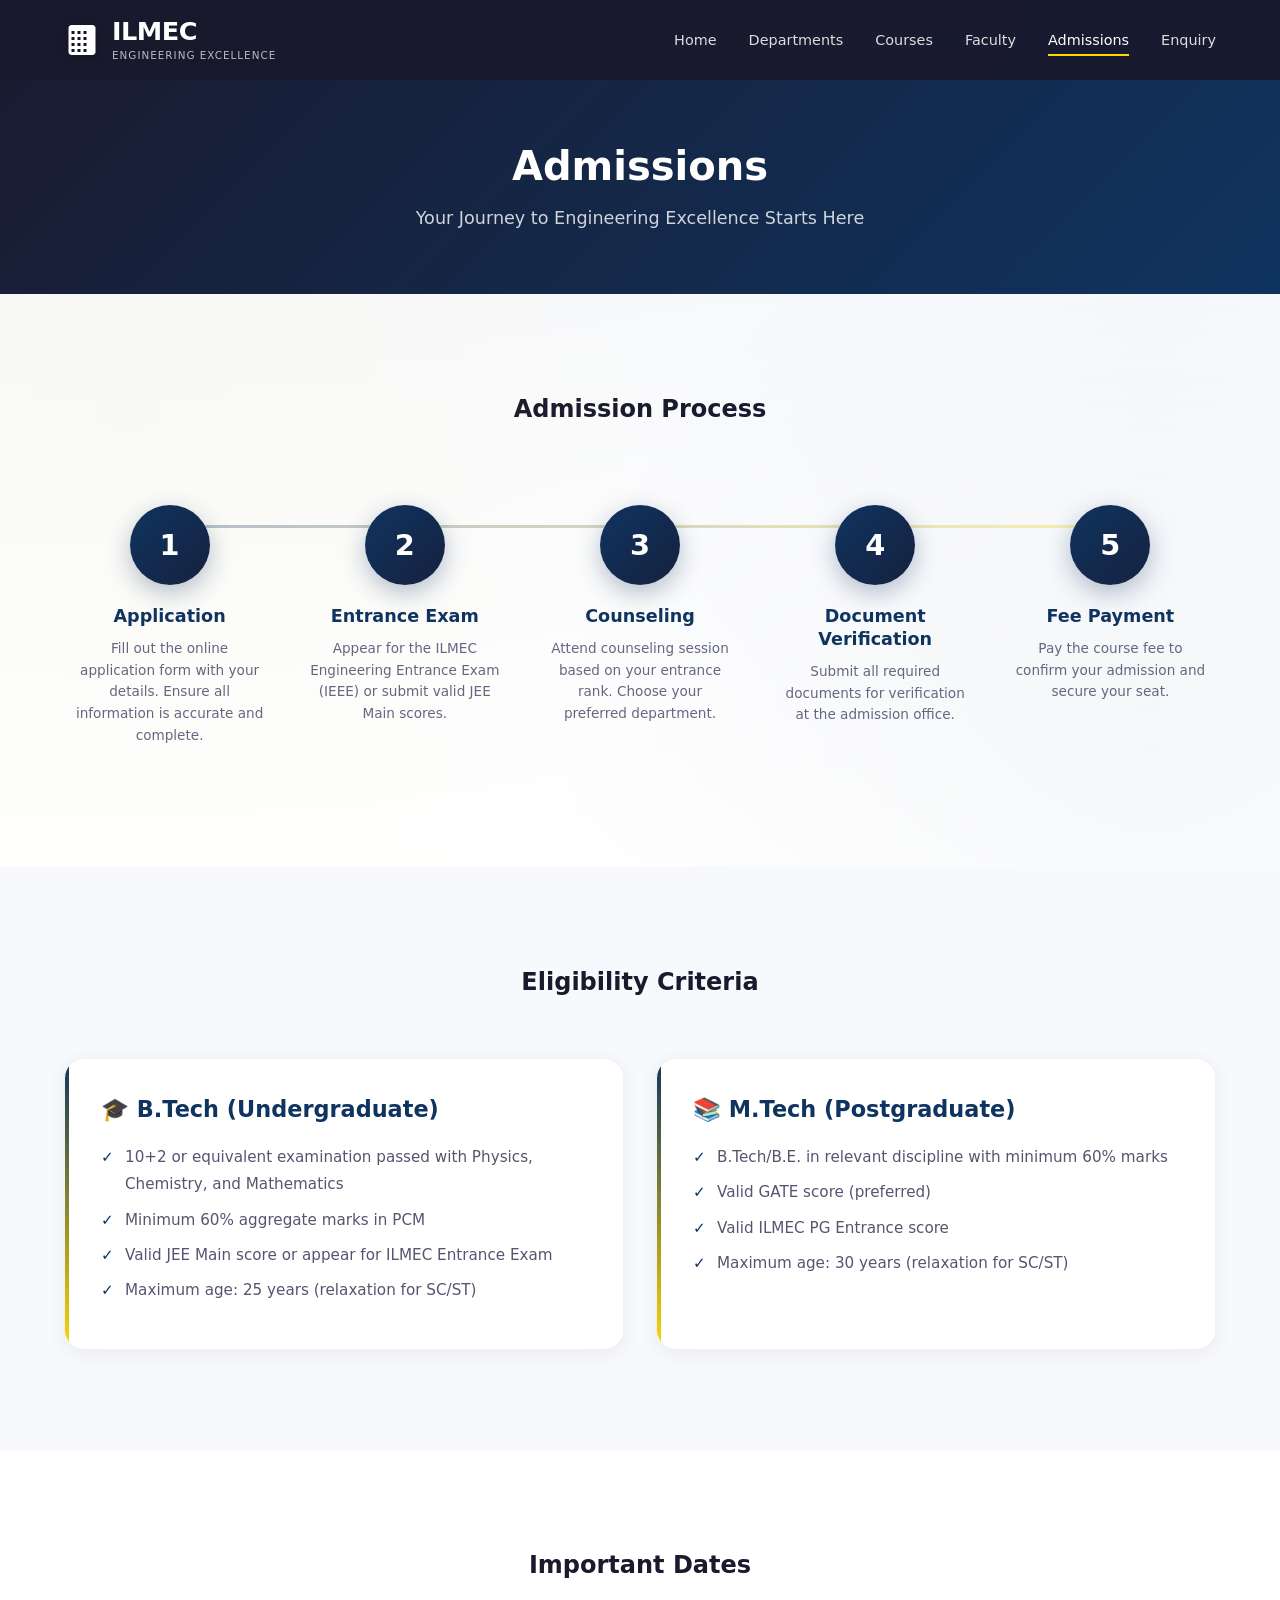
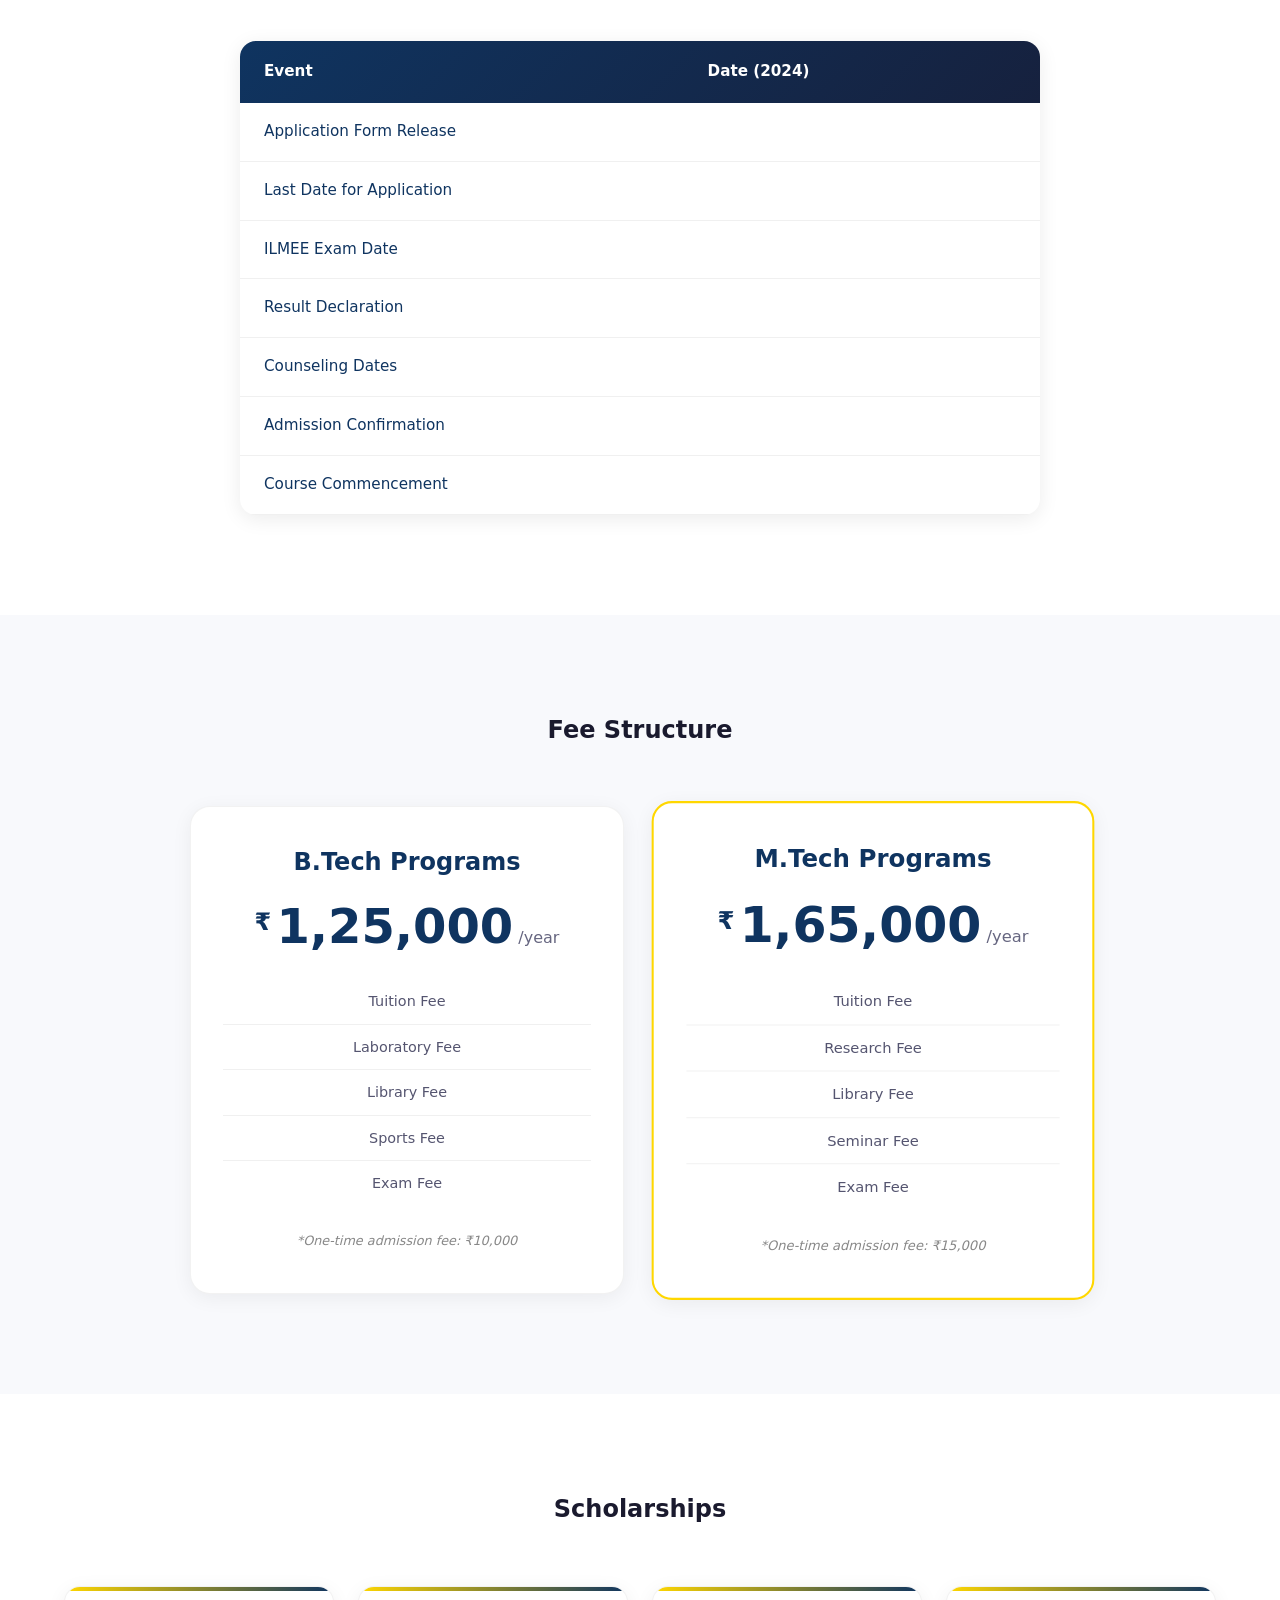
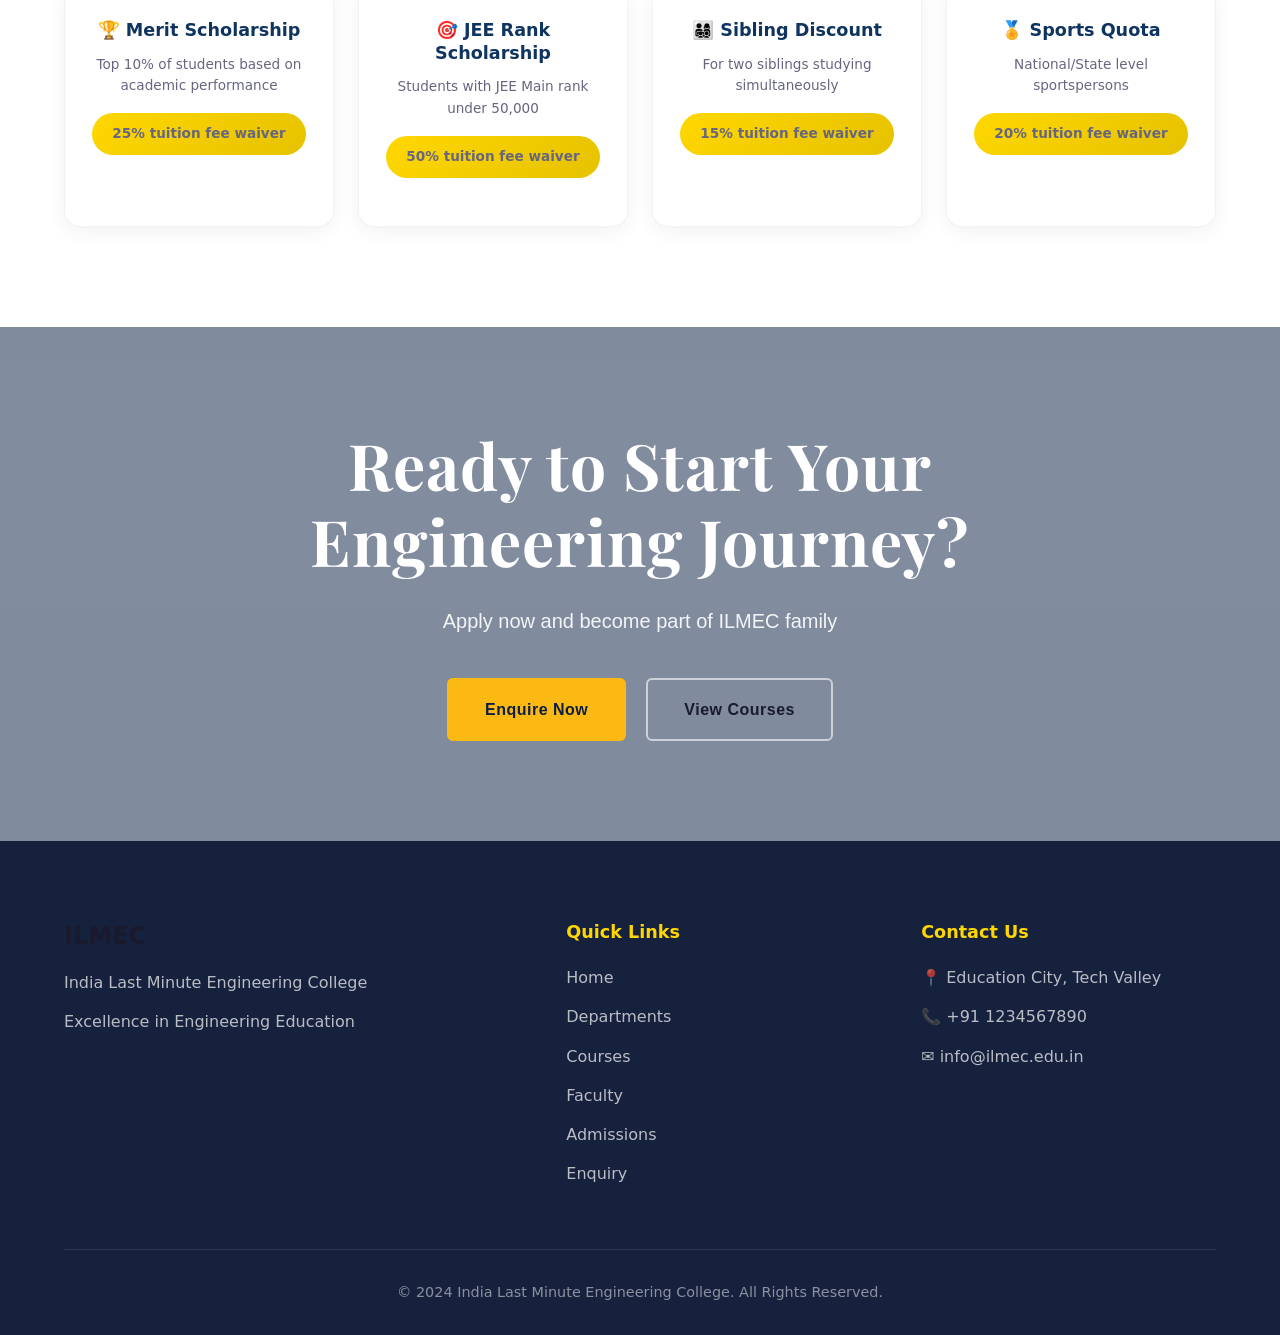
<file: frontend/admissions.html>
<!DOCTYPE html>
<html lang="en">
<head>
    <meta charset="UTF-8">
    <meta name="viewport" content="width=device-width, initial-scale=1.0">
    <title>Admissions | India Last Minute Engineering College</title>
    <link rel="preconnect" href="https://fonts.googleapis.com">
    <link rel="preconnect" href="https://fonts.gstatic.com" crossorigin>
    <link href="https://fonts.googleapis.com/css2?family=Playfair+Display:wght@400;500;600;700&family=Poppins:wght@400;600;700&family=Open+Sans:wght@400;600&display=swap" rel="stylesheet">
    <link rel="stylesheet" href="style.css">
</head>
<body>
    <!-- Navigation -->
    <nav class="navbar">
        <div class="container">
            <div class="logo">
                <div class="logo-icon">
                    <svg xmlns="http://www.w3.org/2000/svg" viewBox="0 0 24 24" fill="currentColor">
                        <path d="M19 2H5C3.89543 2 3 2.89543 3 4V20C3 21.1046 3.89543 22 5 22H19C20.1046 22 21 21.1046 21 20V4C21 2.89543 20.1046 2 19 2ZM11 20H9V18H11V20ZM11 16H9V14H11V16ZM11 12H9V10H11V12ZM11 8H9V6H11V8ZM15 20H13V18H15V20ZM15 16H13V14H15V16ZM15 12H13V10H15V12ZM15 8H13V6H15V8ZM7 20H5V18H7V20ZM7 16H5V14H7V16ZM7 12H5V10H7V12ZM7 8H5V6H7V8Z"/>
                    </svg>
                </div>
                <div class="logo-text">
                    <h1>ILMEC</h1>
                    <span>Engineering Excellence</span>
                </div>
            </div>
            <ul class="nav-links">
                <li><a href="index.html">Home</a></li>
                <li><a href="departments.html">Departments</a></li>
                <li><a href="courses.html">Courses</a></li>
                <li><a href="faculty.html">Faculty</a></li>
                <li><a href="admissions.html" class="active">Admissions</a></li>
                <li><a href="enquiry.html">Enquiry</a></li>
            </ul>
            <div class="hamburger">
                <span></span>
                <span></span>
                <span></span>
            </div>
        </div>
    </nav>

    <!-- Page Header -->
    <header class="page-header page-header-img">
        <div class="page-header-overlay"></div>
        <div class="container">
            <h1>Admissions</h1>
            <p>Your Journey to Engineering Excellence Starts Here</p>
        </div>
    </header>

    <!-- Admission Process -->
    <section class="admission-section">
        <div class="container">
            <h2 class="section-title">Admission Process</h2>
            <div class="process-timeline">
                <div class="process-step">
                    <div class="step-number">1</div>
                    <h3>Application</h3>
                    <p>Fill out the online application form with your details. Ensure all information is accurate and complete.</p>
                </div>
                <div class="process-step">
                    <div class="step-number">2</div>
                    <h3>Entrance Exam</h3>
                    <p>Appear for the ILMEC Engineering Entrance Exam (IEEE) or submit valid JEE Main scores.</p>
                </div>
                <div class="process-step">
                    <div class="step-number">3</div>
                    <h3>Counseling</h3>
                    <p>Attend counseling session based on your entrance rank. Choose your preferred department.</p>
                </div>
                <div class="process-step">
                    <div class="step-number">4</div>
                    <h3>Document Verification</h3>
                    <p>Submit all required documents for verification at the admission office.</p>
                </div>
                <div class="process-step">
                    <div class="step-number">5</div>
                    <h3>Fee Payment</h3>
                    <p>Pay the course fee to confirm your admission and secure your seat.</p>
                </div>
            </div>
        </div>
    </section>

    <!-- Eligibility Criteria -->
    <section class="eligibility-section bg-light">
        <div class="container">
            <h2 class="section-title">Eligibility Criteria</h2>
            <div class="eligibility-grid">
                <div class="eligibility-card">
                    <h3>🎓 B.Tech (Undergraduate)</h3>
                    <ul>
                        <li>10+2 or equivalent examination passed with Physics, Chemistry, and Mathematics</li>
                        <li>Minimum 60% aggregate marks in PCM</li>
                        <li>Valid JEE Main score or appear for ILMEC Entrance Exam</li>
                        <li>Maximum age: 25 years (relaxation for SC/ST)</li>
                    </ul>
                </div>
                <div class="eligibility-card">
                    <h3>📚 M.Tech (Postgraduate)</h3>
                    <ul>
                        <li>B.Tech/B.E. in relevant discipline with minimum 60% marks</li>
                        <li>Valid GATE score (preferred)</li>
                        <li>Valid ILMEC PG Entrance score</li>
                        <li>Maximum age: 30 years (relaxation for SC/ST)</li>
                    </ul>
                </div>
            </div>
        </div>
    </section>

    <!-- Important Dates -->
    <section class="dates-section">
        <div class="container">
            <h2 class="section-title">Important Dates</h2>
            <div class="dates-table">
                <table>
                    <thead>
                        <tr>
                            <th>Event</th>
                            <th>Date (2024)</th>
                        </tr>
                    </thead>
                    <tbody>
                        <tr>
                            <td>Application Form Release</td>
                            <td>January 15, 2024</td>
                        </tr>
                        <tr>
                            <td>Last Date for Application</td>
                            <td>April 30, 2024</td>
                        </tr>
                        <tr>
                            <td>ILMEE Exam Date</td>
                            <td>May 15-20, 2024</td>
                        </tr>
                        <tr>
                            <td>Result Declaration</td>
                            <td>June 5, 2024</td>
                        </tr>
                        <tr>
                            <td>Counseling Dates</td>
                            <td>June 10-25, 2024</td>
                        </tr>
                        <tr>
                            <td>Admission Confirmation</td>
                            <td>July 1-15, 2024</td>
                        </tr>
                        <tr>
                            <td>Course Commencement</td>
                            <td>August 1, 2024</td>
                        </tr>
                    </tbody>
                </table>
            </div>
        </div>
    </section>

    <!-- Fee Structure -->
    <section class="fee-section bg-light">
        <div class="container">
            <h2 class="section-title">Fee Structure</h2>
            <div class="fee-grid">
                <div class="fee-card">
                    <h3>B.Tech Programs</h3>
                    <div class="fee-amount">
                        <span class="currency">₹</span>
                        <span class="amount">1,25,000</span>
                        <span class="period">/year</span>
                    </div>
                    <ul class="fee-includes">
                        <li>Tuition Fee</li>
                        <li>Laboratory Fee</li>
                        <li>Library Fee</li>
                        <li>Sports Fee</li>
                        <li>Exam Fee</li>
                    </ul>
                    <p class="fee-note">*One-time admission fee: ₹10,000</p>
                </div>
                <div class="fee-card featured">
                    <h3>M.Tech Programs</h3>
                    <div class="fee-amount">
                        <span class="currency">₹</span>
                        <span class="amount">1,65,000</span>
                        <span class="period">/year</span>
                    </div>
                    <ul class="fee-includes">
                        <li>Tuition Fee</li>
                        <li>Research Fee</li>
                        <li>Library Fee</li>
                        <li>Seminar Fee</li>
                        <li>Exam Fee</li>
                    </ul>
                    <p class="fee-note">*One-time admission fee: ₹15,000</p>
                </div>
            </div>
        </div>
    </section>

    <!-- Scholarships -->
    <section class="scholarship-section">
        <div class="container">
            <h2 class="section-title">Scholarships</h2>
            <div class="scholarship-grid">
                <div class="scholarship-card">
                    <h3>🏆 Merit Scholarship</h3>
                    <p>Top 10% of students based on academic performance</p>
                    <p class="scholarship-amount">25% tuition fee waiver</p>
                </div>
                <div class="scholarship-card">
                    <h3>🎯 JEE Rank Scholarship</h3>
                    <p>Students with JEE Main rank under 50,000</p>
                    <p class="scholarship-amount">50% tuition fee waiver</p>
                </div>
                <div class="scholarship-card">
                    <h3>👨‍👩‍👧‍👦 Sibling Discount</h3>
                    <p>For two siblings studying simultaneously</p>
                    <p class="scholarship-amount">15% tuition fee waiver</p>
                </div>
                <div class="scholarship-card">
                    <h3>🏅 Sports Quota</h3>
                    <p>National/State level sportspersons</p>
                    <p class="scholarship-amount">20% tuition fee waiver</p>
                </div>
            </div>
        </div>
    </section>

    <!-- CTA Section -->
    <section class="cta-section">
        <div class="cta-bg-video">
            <video autoplay muted loop playsinline>
                <source src="../hero-video/WhatsApp Video 2026-03-01 at 8.44.53 PM.mp4" type="video/mp4">
            </video>
        </div>
        <div class="cta-overlay"></div>
        <div class="cta-content">
            <h2 class="cta-title">Ready to Start Your Engineering Journey?</h2>
            <p class="cta-subtitle">Apply now and become part of ILMEC family</p>
            <div class="cta-buttons">
                <a href="enquiry.html" class="cta-btn cta-btn-primary">Enquire Now</a>
                <a href="courses.html" class="cta-btn cta-btn-secondary">View Courses</a>
            </div>
        </div>
    </section>

    <!-- Footer -->
    <footer>
        <div class="container">
            <div class="footer-grid">
                <div class="footer-col">
                    <h3>ILMEC</h3>
                    <p>India Last Minute Engineering College</p>
                    <p>Excellence in Engineering Education</p>
                </div>
                <div class="footer-col">
                    <h4>Quick Links</h4>
                    <ul>
                        <li><a href="index.html">Home</a></li>
                        <li><a href="departments.html">Departments</a></li>
                        <li><a href="courses.html">Courses</a></li>
                        <li><a href="faculty.html">Faculty</a></li>
                        <li><a href="admissions.html">Admissions</a></li>
                        <li><a href="enquiry.html">Enquiry</a></li>
                    </ul>
                </div>
                <div class="footer-col">
                    <h4>Contact Us</h4>
                    <p>📍 Education City, Tech Valley</p>
                    <p>📞 +91 1234567890</p>
                    <p>✉️ info@ilmec.edu.in</p>
                </div>
            </div>
            <div class="footer-bottom">
                <p>&copy; 2024 India Last Minute Engineering College. All Rights Reserved.</p>
            </div>
        </div>
    </footer>

    <script src="script.js"></script>
</body>
</html>
</file>
<file: frontend/style.css>
/* =============================================
   ILMEC - Modern University Website CSS
   ============================================= */

/* CSS Variables - Clean Modern Theme */
:root {
  --primary: #1a1a2e;
  --primary-light: #16213e;
  --secondary: #0f3460;
  --accent: #FFD700;
  --accent-hover: #e6c200;
  --background: #fafafa;
  --ffffff;
  --background-alt: #surface: #f5f5f5;
  --text: #1a1a2e;
  --text-light: #666680;
  --text-muted: #9999aa;
  --border: #e8e8f0;
  --shadow-sm: 0 2px 8px rgba(0, 0, 0, 0.06);
  --shadow-md: 0 8px 25px rgba(0, 0, 0, 0.1);
  --shadow-lg: 0 20px 50px rgba(0, 0, 0, 0.12);
  --radius: 12px;
  --radius-lg: 20px;
  --transition: all 0.3s ease;
}

/* Reset */
* {
  margin: 0;
  padding: 0;
  box-sizing: border-box;
}

html {
  scroll-behavior: smooth;
}

body {
  font-family: 'Segoe UI', system-ui, -apple-system, sans-serif;
  font-size: 16px;
  line-height: 1.7;
  color: var(--text);
  background: var(--background);
  overflow-x: hidden;
}

h1, h2, h3, h4, h5, h6 {
  font-weight: 700;
  line-height: 1.3;
  color: var(--primary);
}

a {
  text-decoration: none;
  color: inherit;
  transition: var(--transition);
}

ul {
  list-style: none;
}

img {
  max-width: 100%;
  height: auto;
}

.container {
  max-width: 1200px;
  margin: 0 auto;
  padding: 0 24px;
}

/* =============================================
   Navigation
   ============================================= */

.navbar {
  position: fixed;
  top: 0;
  left: 0;
  right: 0;
  z-index: 1000;
  height: 80px;
  background: rgba(26, 26, 46, 0.95);
  backdrop-filter: blur(20px);
  -webkit-backdrop-filter: blur(20px);
  transition: var(--transition);
}

.navbar .container {
  display: flex;
  justify-content: space-between;
  align-items: center;
  height: 100%;
}

.logo {
  display: flex;
  align-items: center;
  gap: 12px;
}

.logo-icon {
  display: flex;
  align-items: center;
  justify-content: center;
}

.logo-icon svg {
  width: 36px;
  height: 36px;
  color: #ffffff;
  filter: drop-shadow(0 2px 4px rgba(0, 0, 0, 0.3));
}

.logo-text {
  display: flex;
  flex-direction: column;
}

.logo h1 {
  font-size: 1.6rem;
  color: #ffffff;
  font-weight: 800;
  letter-spacing: -0.5px;
  line-height: 1.2;
}

.logo span {
  font-size: 0.65rem;
  color: rgba(255, 255, 255, 0.7);
  text-transform: uppercase;
  letter-spacing: 1px;
}

.nav-links {
  display: flex;
  gap: 32px;
}

.nav-links a {
  font-size: 0.9rem;
  font-weight: 500;
  color: rgba(255, 255, 255, 0.85);
  padding: 8px 0;
  position: relative;
}

.nav-links a::after {
  content: '';
  position: absolute;
  bottom: 0;
  left: 0;
  width: 0;
  height: 2px;
  background: var(--accent);
  transition: var(--transition);
}

.nav-links a:hover::after,
.nav-links a.active::after {
  width: 100%;
}

.nav-links a:hover,
.nav-links a.active {
  color: #ffffff;
}

/* Hamburger */
.hamburger {
  display: none;
  flex-direction: column;
  gap: 5px;
  cursor: pointer;
  padding: 8px;
}

.hamburger span {
  width: 24px;
  height: 2px;
  background: white;
  border-radius: 2px;
  transition: var(--transition);
}

/* =============================================
   Hero Section
   ============================================= */

.hero {
  position: relative;
  height: 100vh;
  min-height: 700px;
  display: flex;
  align-items: center;
  justify-content: center;
  background: var(--primary);
  overflow: hidden;
}

.hero-video-container {
  position: absolute;
  top: 0;
  left: 0;
  width: 100%;
  height: 100%;
  z-index: 0;
}

.hero-video {
  position: absolute;
  top: 0;
  left: 0;
  width: 100%;
  height: 100%;
  object-fit: cover;
  opacity: 0;
  transition: opacity 1.5s ease;
}

.hero-video.active {
  opacity: 1;
}

.hero-overlay {
  position: absolute;
  top: 0;
  left: 0;
  right: 0;
  bottom: 0;
  z-index: 1;
  background: linear-gradient(135deg, rgba(26, 26, 46, 0.6) 0%, rgba(15, 52, 96, 0.5) 100%);
}

.hero-content {
  position: relative;
  z-index: 2;
  max-width: 800px;
  text-align: center;
  padding: 0 24px;
}

.hero-eyebrow {
  font-size: 0.85rem;
  font-weight: 600;
  color: var(--accent);
  letter-spacing: 3px;
  text-transform: uppercase;
  margin-bottom: 24px;
  opacity: 0;
  animation: fadeInUp 0.8s ease forwards;
}

.hero-title {
  font-size: clamp(2.5rem, 6vw, 4rem);
  font-weight: 800;
  color: #ffffff;
  line-height: 1.15;
  margin-bottom: 24px;
  opacity: 0;
  animation: fadeInUp 0.8s ease forwards 0.2s;
}

.hero-description {
  font-size: 1.2rem;
  color: rgba(255, 255, 255, 0.85);
  line-height: 1.8;
  margin-bottom: 40px;
  max-width: 600px;
  margin-left: auto;
  margin-right: auto;
  opacity: 0;
  animation: fadeInUp 0.8s ease forwards 0.4s;
}

.hero-buttons {
  display: flex;
  gap: 16px;
  justify-content: center;
  flex-wrap: wrap;
  opacity: 0;
  animation: fadeInUp 0.8s ease forwards 0.6s;
}

/* Buttons */
.btn {
  display: inline-flex;
  align-items: center;
  justify-content: center;
  padding: 14px 32px;
  font-size: 0.95rem;
  font-weight: 600;
  border-radius: 8px;
  cursor: pointer;
  transition: var(--transition);
}

.btn-primary {
  background: var(--accent);
  color: #1a1a2e;
}

.btn-primary:hover {
  background: var(--accent-hover);
  transform: translateY(-2px);
  box-shadow: 0 10px 30px rgba(255, 215, 0, 0.35);
}

.btn-secondary {
  background: transparent;
  color: #ffffff;
  border: 2px solid rgba(255, 255, 255, 0.3);
}

.btn-secondary:hover {
  border-color: #ffffff;
  background: rgba(255, 255, 255, 0.1);
}

/* Scroll Indicator */
.scroll-indicator {
  position: absolute;
  bottom: 40px;
  left: 50%;
  transform: translateX(-50%);
  z-index: 2;
  display: flex;
  flex-direction: column;
  align-items: center;
  gap: 8px;
  opacity: 0;
  animation: fadeInUp 0.8s ease forwards 1s;
}

.scroll-indicator span {
  font-size: 0.7rem;
  color: rgba(255, 255, 255, 0.5);
  letter-spacing: 2px;
  text-transform: uppercase;
}

.scroll-arrow {
  width: 20px;
  height: 20px;
  border-right: 2px solid rgba(255, 255, 255, 0.4);
  border-bottom: 2px solid rgba(255, 255, 255, 0.4);
  transform: rotate(45deg);
  animation: scrollBounce 2s infinite;
}

@keyframes fadeInUp {
  from { opacity: 0; transform: translateY(30px); }
  to { opacity: 1; transform: translateY(0); }
}

@keyframes scrollBounce {
 0%, 100% { transform: rotate(45deg) translateY(0); }
 50% { transform: rotate(45deg) translateY(6px); }
}

/* Hero Stats Bar */
.hero-stats {
  position: absolute;
  bottom: 0;
  left: 0;
  right: 0;
  z-index: 2;
  background: rgba(26, 26, 46, 0.85);
  
  padding: 30px 0;
}

.hero-stats .stats-grid {
  display: grid;
  grid-template-columns: repeat(4, 1fr);
  gap: 20px;
}

.hero-stats .stat-item {
  text-align: center;
}

.hero-stats .stat-item h3 {
  font-size: 2rem;
  font-weight: 800;
  color: #ffffff;
  margin-bottom: 4px;
}

.hero-stats .stat-item p {
  font-size: 0.85rem;
  color: rgba(255, 255, 255, 0.7);
  text-transform: uppercase;
  letter-spacing: 1px;
}

/* Scroll Animations */
.animate-on-scroll {
  opacity: 0;
  transform: translateY(30px);
  transition: all 0.6s ease;
}

.animate-on-scroll.animated {
  opacity: 1;
  transform: translateY(0);
}

/* =============================================
   Sections
   ============================================= */

section {
  padding: 100px 0;
}

/* Section Title */
.section-title {
  text-align: center;
  margin-bottom: 60px;
}

.section-title h2 {
  font-size: 2.5rem;
  margin-bottom: 16px;
}

.section-title p {
  color: var(--text-light);
  max-width: 600px;
  margin: 0 auto;
}

/* About Section */
.about {
  background: var(--background-alt);
}

.about-content {
  max-width: 800px;
  margin: 0 auto;
  text-align: center;
}

.about h2 {
  font-size: 2.2rem;
  margin-bottom: 20px;
}

.about p {
  font-size: 1.1rem;
  color: var(--text-light);
  line-height: 1.9;
}

/* Cards Section */
.cards-section {
  background: var(--background);
}

/* Programs Section */
.programs-section {
  background: var(--background-alt);
  padding: 100px 0;
}

.programs-grid {
  display: grid;
  grid-template-columns: repeat(3, 1fr);
  gap: 30px;
}

.program-card {
  background: white;
  border-radius: 16px;
  overflow: hidden;
  box-shadow: 0 4px 20px rgba(0, 0, 0, 0.08);
  transition: all 0.4s ease;
}

.program-card:hover {
  transform: translateY(-10px);
  box-shadow: 0 20px 40px rgba(0, 0, 0, 0.15);
}

.program-image {
  position: relative;
  height: 220px;
  overflow: hidden;
}

.program-image img {
  width: 100%;
  height: 100%;
  object-fit: cover;
  transition: transform 0.5s ease;
}

.program-card:hover .program-image img {
  transform: scale(1.1);
}

.program-overlay {
  position: absolute;
  top: 0;
  left: 0;
  right: 0;
  bottom: 0;
  background: linear-gradient(180deg, transparent 40%, rgba(26, 26, 46, 0.6) 100%);
}

.program-tag {
  position: absolute;
  top: 16px;
  left: 16px;
  background: var(--accent);
  color: #1a1a2e;
  padding: 6px 14px;
  border-radius: 20px;
  font-size: 0.75rem;
  font-weight: 600;
  text-transform: uppercase;
  letter-spacing: 0.5px;
}

.program-content {
  padding: 28px;
}

.program-content h3 {
  font-size: 1.5rem;
  font-weight: 700;
  margin-bottom: 12px;
  color: var(--primary);
}

.program-content p {
  color: var(--text-light);
  font-size: 0.95rem;
  line-height: 1.7;
  margin-bottom: 20px;
}

.program-link {
  color: var(--accent);
  font-weight: 600;
  font-size: 0.9rem;
  display: inline-flex;
  align-items: center;
  gap: 6px;
  transition: gap 0.3s ease;
}

.program-link:hover {
  gap: 10px;
}

/* Gallery Section */
.gallery-section {
  background: var(--background);
  padding: 100px 0;
}

.gallery-grid {
  display: grid;
  grid-template-columns: repeat(auto-fit, minmax(300px, 1fr));
  gap: 20px;
}

.gallery-item {
  aspect-ratio: 4/3;
  border-radius: 16px;
  overflow: hidden;
  position: relative;
}

.gallery-item.collapsed {
  display: none;
}

.gallery-item img {
  width: 100%;
  height: 100%;
  object-fit: cover;
  transition: transform 0.5s ease;
}

.gallery-item:hover img {
  transform: scale(1.1);
}

/* Gallery Overlay */
.gallery-overlay {
  position: absolute;
  bottom: 0;
  left: 0;
  right: 0;
  background: linear-gradient(to top, rgba(15, 52, 96, 0.9), transparent);
  padding: 40px 16px 16px;
  opacity: 0;
  transition: all 0.3s ease;
}

.gallery-item:hover .gallery-overlay {
  opacity: 1;
}

.gallery-overlay span {
  color: white;
  font-weight: 600;
  font-size: 0.9rem;
}

/* Gallery More Button */
.gallery-more-btn {
  text-align: center;
  margin-top: 32px;
}

.gallery-more-btn .btn {
  display: inline-flex;
  align-items: center;
  gap: 8px;
  padding: 14px 32px;
}

.gallery-more-btn .btn svg {
  width: 18px;
  height: 18px;
  transition: transform 0.3s ease;
}

.gallery-more-btn .btn:hover svg {
  transform: translateY(3px);
}

/* =============================================
   Departments Section
   ============================================= */

.departments {
  background: linear-gradient(180deg, #f8f9fc 0%, #ffffff 100%);
  padding: 100px 0;
  position: relative;
  overflow: hidden;
}

.departments::before {
  content: '';
  position: absolute;
  top: 0;
  left: 0;
  right: 0;
  bottom: 0;
  background: 
    radial-gradient(circle at 10% 10%, rgba(255, 215, 0, 0.03) 0%, transparent 50%),
    radial-gradient(circle at 90% 90%, rgba(15, 52, 96, 0.03) 0%, transparent 50%);
  pointer-events: none;
}

.department-grid {
  display: grid;
  grid-template-columns: repeat(3, 1fr);
  gap: 32px;
}

.department-card {
  background: white;
  border-radius: 20px;
  padding: 36px 28px;
  text-align: center;
  box-shadow: 0 4px 20px rgba(0, 0, 0, 0.06);
  transition: all 0.4s cubic-bezier(0.175, 0.885, 0.32, 1.275);
  position: relative;
  overflow: hidden;
  border: 1px solid rgba(0, 0, 0, 0.05);
}

.department-card::before {
  content: '';
  position: absolute;
  top: 0;
  left: 0;
  width: 100%;
  height: 4px;
  background: linear-gradient(90deg, #0f3460, #FFD700);
  transform: scaleX(0);
  transform-origin: left;
  transition: transform 0.4s ease;
}

.department-card:hover {
  transform: translateY(-12px);
  box-shadow: 0 25px 50px rgba(0, 0, 0, 0.12);
}

.department-card:hover::before {
  transform: scaleX(1);
}

.dept-icon {
  width: 80px;
  height: 80px;
  background: linear-gradient(135deg, rgba(15, 52, 96, 0.1) 0%, rgba(255, 215, 0, 0.1) 100%);
  border-radius: 20px;
  display: flex;
  align-items: center;
  justify-content: center;
  font-size: 2.5rem;
  margin: 0 auto 24px;
  transition: all 0.4s ease;
}

.department-card:hover .dept-icon {
  transform: scale(1.1) rotate(5deg);
  background: linear-gradient(135deg, #0f3460 0%, #FFD700 100%);
}

.department-card:hover .dept-icon::before {
  filter: grayscale(0) brightness(2);
}

.department-card h3 {
  font-size: 1.35rem;
  font-weight: 700;
  color: #0f3460;
  margin-bottom: 8px;
  line-height: 1.35;
  transition: color 0.3s ease;
}

.department-card:hover h3 {
  color: #0f3460;
}

.dept-code {
  display: inline-block;
  background: linear-gradient(135deg, #0f3460 0%, #16213e 100%);
  color: #ffffff !important;
  font-size: 0.75rem;
  font-weight: 700;
  padding: 6px 16px;
  border-radius: 20px;
  margin-bottom: 16px;
  letter-spacing: 1px;
  text-transform: uppercase;
}

.department-card > p {
  color: #666680;
  font-size: 0.95rem;
  line-height: 1.7;
  margin-bottom: 20px;
}

.dept-features {
  display: flex;
  flex-wrap: wrap;
  gap: 10px;
  justify-content: center;
}

.dept-features span {
  background: rgba(15, 52, 96, 0.08);
  color: #0f3460;
  font-size: 0.75rem;
  font-weight: 600;
  padding: 8px 14px;
  border-radius: 20px;
  transition: all 0.3s ease;
}

.department-card:hover .dept-features span {
  background: rgba(255, 215, 0, 0.1);
  color: #0f3460;
}

/* Department Card Animation */
@keyframes deptCardFadeIn {
  from {
    opacity: 0;
    transform: translateY(30px);
  }
  to {
    opacity: 1;
    transform: translateY(0);
  }
}

.department-card {
  animation: deptCardFadeIn 0.6s ease forwards;
  opacity: 0;
}

.department-card:nth-child(1) { animation-delay: 0.1s; }
.department-card:nth-child(2) { animation-delay: 0.15s; }
.department-card:nth-child(3) { animation-delay: 0.2s; }
.department-card:nth-child(4) { animation-delay: 0.25s; }
.department-card:nth-child(5) { animation-delay: 0.3s; }
.department-card:nth-child(6) { animation-delay: 0.35s; }

/* Responsive Departments */
@media (max-width: 1024px) {
  .department-grid {
    grid-template-columns: repeat(2, 1fr);
    gap: 24px;
  }
}

@media (max-width: 768px) {
  .department-grid {
    grid-template-columns: 1fr;
    gap: 20px;
  }

  .department-card {
    padding: 28px 24px;
  }

  .dept-icon {
    width: 70px;
    height: 70px;
    font-size: 2rem;
  }

  .department-card h3 {
    font-size: 1.2rem;
  }
}

/* =============================================
   Enquiry Page
   ============================================= */

.enquiry-section {
  background: linear-gradient(180deg, #f8f9fc 0%, #ffffff 100%);
  padding: 100px 0;
  position: relative;
  overflow: hidden;
}

.enquiry-section::before {
  content: '';
  position: absolute;
  top: 0;
  left: 0;
  right: 0;
  bottom: 0;
  background: 
    radial-gradient(circle at 10% 20%, rgba(255, 215, 0, 0.03) 0%, transparent 50%),
    radial-gradient(circle at 90% 80%, rgba(15, 52, 96, 0.03) 0%, transparent 50%);
  pointer-events: none;
}

.enquiry-wrapper {
  display: grid;
  grid-template-columns: 1fr 1.2fr;
  gap: 50px;
  align-items: start;
}

/* Enquiry Info Side */
.enquiry-info {
  background: white;
  border-radius: 20px;
  padding: 40px;
  box-shadow: 0 4px 20px rgba(0, 0, 0, 0.06);
  position: relative;
  overflow: hidden;
}

.enquiry-info::before {
  content: '';
  position: absolute;
  top: 0;
  left: 0;
  width: 4px;
  height: 100%;
  background: linear-gradient(180deg, #0f3460, #FFD700);
}

.enquiry-info h2 {
  color: #0f3460;
  font-size: 2rem;
  font-weight: 700;
  margin-bottom: 16px;
}

.enquiry-info > p {
  color: #666680;
  font-size: 1rem;
  line-height: 1.7;
  margin-bottom: 32px;
}

.contact-info {
  display: flex;
  flex-direction: column;
  gap: 24px;
}

.contact-item {
  display: flex;
  gap: 16px;
  align-items: flex-start;
}

.contact-icon {
  width: 50px;
  height: 50px;
  background: linear-gradient(135deg, rgba(255, 215, 0, 0.1) 0%, rgba(15, 52, 96, 0.1) 100%);
  border-radius: 12px;
  display: flex;
  align-items: center;
  justify-content: center;
  font-size: 1.4rem;
  flex-shrink: 0;
  transition: all 0.3s ease;
}

.contact-item:hover .contact-icon {
  background: linear-gradient(135deg, #FFD700 0%, #0f3460 100%);
  transform: scale(1.1);
}

.contact-item h4 {
  color: #0f3460;
  font-size: 1rem;
  font-weight: 600;
  margin-bottom: 6px;
}

.contact-item p {
  color: #666680;
  font-size: 0.9rem;
  line-height: 1.6;
  margin: 0;
}

/* Enquiry Form */
.enquiry-form-container {
  background: white;
  border-radius: 20px;
  padding: 40px;
  box-shadow: 0 4px 20px rgba(0, 0, 0, 0.06);
}

.enquiry-form .form-group {
  margin-bottom: 24px;
}

.enquiry-form label {
  display: block;
  color: #0f3460;
  font-size: 0.95rem;
  font-weight: 600;
  margin-bottom: 10px;
}

.enquiry-form label .required {
  color: #0f3460;
}

.enquiry-form input,
.enquiry-form select,
.enquiry-form textarea {
  width: 100%;
  padding: 14px 18px;
  font-size: 0.95rem;
  color: #333;
  background: #f8f9fc;
  border: 2px solid transparent;
  border-radius: 10px;
  transition: all 0.3s ease;
  font-family: inherit;
}

.enquiry-form input:focus,
.enquiry-form select:focus,
.enquiry-form textarea:focus {
  outline: none;
  background: white;
  border-color: #0f3460;
  box-shadow: 0 0 0 4px rgba(15, 52, 96, 0.1);
}

.enquiry-form input::placeholder,
.enquiry-form textarea::placeholder {
  color: #999;
}

.enquiry-form select {
  cursor: pointer;
  appearance: none;
  background-image: url("data:image/svg+xml,%3Csvg xmlns='http://www.w3.org/2000/svg' width='12' height='12' viewBox='0 0 12 12'%3E%3Cpath fill='%230f3460' d='M6 8L1 3h10z'/%3E%3C/svg%3E");
  background-repeat: no-repeat;
  background-position: right 16px center;
}

.enquiry-form textarea {
  resize: vertical;
  min-height: 120px;
}

.error-message {
  display: block;
  color: #dc3545;
  font-size: 0.8rem;
  margin-top: 6px;
  min-height: 18px;
}

/* Form Validation Styles */
.enquiry-form input.invalid,
.enquiry-form select.invalid,
.enquiry-form textarea.invalid {
  border-color: #dc3545;
  background: #fff8f8;
}

.enquiry-form input.valid,
.enquiry-form select.valid,
.enquiry-form textarea.valid {
  border-color: #28a745;
  background: #f8fff8;
}

.enquiry-form input:focus.invalid,
.enquiry-form select:focus.invalid,
.enquiry-form textarea:focus.invalid {
  box-shadow: 0 0 0 4px rgba(220, 53, 69, 0.1);
}

.enquiry-form input:focus.valid,
.enquiry-form select:focus.valid,
.enquiry-form textarea:focus.valid {
  box-shadow: 0 0 0 4px rgba(40, 167, 69, 0.1);
}

.enquiry-form .btn {
  width: calc(50% - 10px);
  margin-right: 20px;
  padding: 14px 24px;
  font-size: 0.95rem;
  border-radius: 10px;
  cursor: pointer;
  transition: all 0.3s ease;
}

.enquiry-form .btn:last-of-type {
  margin-right: 0;
}

.enquiry-form .btn-primary {
  background: #0f3460;
  color: #ffffff !important;
  border: 2px solid #0f3460;
}

.enquiry-form .btn-primary:hover {
  background: #16213e;
  border-color: #16213e;
  transform: translateY(-2px);
  box-shadow: 0 8px 20px rgba(15, 52, 96, 0.3);
}


}


  color: #0f3460;
}

/* Success Message */
.success-message {
  text-align: center;
  padding: 40px;
}

.success-icon {
  width: 80px;
  height: 80px;
  background: linear-gradient(135deg, #4caf50 0%, #45a049 100%);
  border-radius: 50%;
  display: flex;
  align-items: center;
  justify-content: center;
  margin: 0 auto 24px;
  font-size: 2.5rem;
  color: #ffffff;
  animation: successPop 0.5s ease;
}

@keyframes successPop {
  0% { transform: scale(0); }
  50% { transform: scale(1.2); }
  100% { transform: scale(1); }
}

.success-message h3 {
  color: #0f3460;
  font-size: 1.8rem;
  font-weight: 700;
  margin-bottom: 12px;
}

.success-message p {
  color: #666680;
  font-size: 1rem;
  line-height: 1.6;
  margin-bottom: 8px;
}

.success-message .btn {
  margin-top: 24px;
  padding: 14px 32px;
  background: #FFD700;
  color: #0f3460 !important;
  border-radius: 10px;
  font-weight: 600;
  cursor: pointer;
  transition: all 0.3s ease;
}

.success-message .btn:hover {
  background: #16213e;
  transform: translateY(-2px);
}

/* Enquiry Animation */
@keyframes enquiryFadeIn {
  from {
    opacity: 0;
    transform: translateX(-20px);
  }
  to {
    opacity: 1;
    transform: translateX(0);
  }
}

.enquiry-info {
  animation: enquiryFadeIn 0.6s ease forwards;
}

.enquiry-form-container {
  animation: enquiryFadeIn 0.6s ease forwards;
  animation-delay: 0.2s;
  opacity: 0;
}

/* Responsive Enquiry */
@media (max-width: 1024px) {
  .enquiry-wrapper {
    grid-template-columns: 1fr;
    gap: 30px;
  }
}

@media (max-width: 768px) {
  .enquiry-info,
  .enquiry-form-container {
    padding: 28px 24px;
  }

  .enquiry-form .btn {
    width: 100%;
    margin-right: 0;
    margin-bottom: 12px;
  }

  .enquiry-form .btn:last-of-type {
    margin-bottom: 0;
  }

  .enquiry-info h2 {
    font-size: 1.6rem;
  }
}

/* =============================================
   Statistics & Achievements Section
   ============================================= */

.stats-achievements-section {
  background: linear-gradient(180deg, #f8f9fc 0%, #ffffff 100%);
  padding: 100px 0;
  position: relative;
  overflow: hidden;
}

.stats-achievements-section::before {
  content: '';
  position: absolute;
  top: 0;
  left: 0;
  right: 0;
  bottom: 0;
  background: 
    radial-gradient(circle at 10% 20%, rgba(255, 215, 0, 0.08) 0%, transparent 40%),
    radial-gradient(circle at 90% 80%, rgba(15, 52, 96, 0.05) 0%, transparent 40%);
  pointer-events: none;
}

.stats-achievements-section .section-title h2 {
  color: #1a1a2e;
}

.stats-achievements-section .section-title p {
  color: #666680;
}

.stats-achievements-grid {
  display: grid;
  grid-template-columns: repeat(6, 1fr);
  gap: 24px;
  margin-bottom: 50px;
}

.stat-achievement-card {
  background: white;
  
  border-radius: 16px;
  padding: 30px 20px;
  text-align: center;
  border: 1px solid rgba(0, 0, 0, 0.08);
  transition: all 0.4s ease;
  position: relative;
  overflow: hidden;
}

.stat-achievement-card::before {
  content: '';
  position: absolute;
  top: 0;
  left: 0;
  right: 0;
  height: 3px;
  background: linear-gradient(90deg, #FFD700, #0f3460);
  transform: scaleX(0);
  transition: transform 0.4s ease;
}

.stat-achievement-card:hover {
  transform: translateY(-8px);
  background: rgba(255, 255, 255, 0.1);
  box-shadow: 0 20px 40px rgba(0, 0, 0, 0.12);
}

.stat-achievement-card:hover::before {
  transform: scaleX(1);
}

.stat-icon {
  font-size: 2.5rem;
  margin-bottom: 16px;
  display: block;
}

.stat-number {
  font-size: 2.2rem;
  font-weight: 800;
  color: #0f3460;
  margin-bottom: 8px;
  line-height: 1;
}

.stat-label {
  font-size: 1rem;
  font-weight: 600;
  color: #1a1a2e;
  margin-bottom: 8px;
}

.stat-description {
  font-size: 0.8rem;
  color: #666680;
  line-height: 1.5;
}

/* Awards Section */
.awards-section {
  background: white;
  border-radius: 20px;
  padding: 40px;
  border: 1px solid rgba(0, 0, 0, 0.08);
}

.hidden-award {
  display: none;
}

.awards-more-btn {
  text-align: center;
  margin-top: 20px;
}

.awards-more-btn .btn svg {
  width: 16px;
  height: 16px;
  margin-left: 8px;
  transition: transform 0.3s ease;
}

.awards-more-btn .btn:hover svg {
  transform: translateY(2px);
}

.awards-section h3 {
  text-align: center;
  font-size: 1.5rem;
  color: #0f3460;
  margin-bottom: 30px;
  font-weight: 700;
}

.awards-grid {
  display: flex;
  flex-direction: row;
  justify-content: flex-start;
  gap: 20px;
  flex-wrap: nowrap;
  overflow-x: auto;
  padding: 10px 0;
  scrollbar-width: thin;
  -webkit-overflow-scrolling: touch;
}

.awards-grid::-webkit-scrollbar {
  height: 6px;
}

.awards-grid::-webkit-scrollbar-track {
  background: rgba(0, 0, 0, 0.1);
  border-radius: 3px;
}

.awards-grid::-webkit-scrollbar-thumb {
  background: #0f3460;
  border-radius: 3px;
}

.awards-grid::-webkit-scrollbar-thumb:hover {
  background: #FFD700;
}

.award-image {
  flex-shrink: 0;
  height: 150px;
  width: 220px;
  border-radius: 12px;
  overflow: hidden;
  box-shadow: 0 4px 12px rgba(0, 0, 0, 0.15);
  transition: all 0.3s ease;
}

.award-image:hover {
  transform: translateY(-4px);
  box-shadow: 0 8px 25px rgba(0, 0, 0, 0.25);
}

.award-image img {
  width: 100%;
  height: 100%;
  object-fit: cover;
  border-radius: 12px;
  transition: transform 0.3s ease;
}

.award-image:hover img {
  transform: scale(1.05);
}

.award-item {
  display: flex;
  flex-direction: column;
  align-items: flex-start;
  gap: 12px;
  background: white;
  padding: 24px;
  border-radius: 16px;
  transition: all 0.3s ease;
  min-width: 200px;
}

.award-item:hover {
  background: rgba(255, 215, 0, 0.1);
  transform: translateY(-4px);
}

.award-year {
  background: #FFD700;
  color: #0f3460;
  padding: 6px 14px;
  border-radius: 20px;
  font-size: 0.85rem;
  font-weight: 700;
}

.award-name {
  color: #1a1a2e;
  font-size: 0.95rem;
  font-weight: 500;
  line-height: 1.3;
}

/* Statistics Animation */
.stat-achievement-card {
  animation: statCardFadeIn 0.6s ease forwards;
  opacity: 0;
}

.stat-achievement-card:nth-child(1) { animation-delay: 0.1s; }
.stat-achievement-card:nth-child(2) { animation-delay: 0.2s; }
.stat-achievement-card:nth-child(3) { animation-delay: 0.3s; }
.stat-achievement-card:nth-child(4) { animation-delay: 0.4s; }
.stat-achievement-card:nth-child(5) { animation-delay: 0.5s; }
.stat-achievement-card:nth-child(6) { animation-delay: 0.6s; }

@keyframes statCardFadeIn {
  from {
    opacity: 0;
    transform: translateY(30px);
  }
  to {
    opacity: 1;
    transform: translateY(0);
  }
}

/* Responsive Statistics */
@media (max-width: 1200px) {
  .stats-achievements-grid {
    grid-template-columns: repeat(3, 1fr);
  }
}

@media (max-width: 768px) {
  .stats-achievements-grid {
    grid-template-columns: repeat(2, 1fr);
    gap: 16px;
  }

  .stat-achievement-card {
    padding: 24px 16px;
  }

  .stat-number {
    font-size: 1.8rem;
  }

  .stat-icon {
    font-size: 2rem;
  }

  .awards-section {
    padding: 24px;
  }

  .awards-grid {
    flex-direction: column;
    gap: 16px;
  }

  .award-item {
    justify-content: center;
  }
}

@media (max-width: 480px) {
  .stats-achievements-grid {
    grid-template-columns: 1fr;
  }

  .stats-achievements-section {
    padding: 60px 0;
  }
}

/* =============================================
   Admissions Page
   ============================================= */

/* Admission Process Timeline */
.admission-section {
  background: linear-gradient(180deg, #f8f9fc 0%, #ffffff 100%);
  padding: 100px 0;
  position: relative;
  overflow: hidden;
}

.admission-section::before {
  content: '';
  position: absolute;
  top: 0;
  left: 0;
  right: 0;
  bottom: 0;
  background: 
    radial-gradient(circle at 10% 20%, rgba(255, 215, 0, 0.03) 0%, transparent 50%),
    radial-gradient(circle at 90% 80%, rgba(15, 52, 96, 0.03) 0%, transparent 50%);
  pointer-events: none;
}

.process-timeline {
  display: grid;
  grid-template-columns: repeat(5, 1fr);
  gap: 24px;
  position: relative;
}

.process-timeline::before {
  content: '';
  position: absolute;
  top: 40px;
  left: 10%;
  right: 10%;
  height: 3px;
  background: linear-gradient(90deg, #0f3460, #FFD700);
  opacity: 0.3;
}

.process-step {
  text-align: center;
  position: relative;
  padding: 20px 10px;
}

.step-number {
  width: 80px;
  height: 80px;
  background: linear-gradient(135deg, #0f3460 0%, #16213e 100%);
  border-radius: 50%;
  display: flex;
  align-items: center;
  justify-content: center;
  margin: 0 auto 20px;
  font-size: 1.8rem;
  font-weight: 800;
  color: #ffffff !important;
  position: relative;
  z-index: 2;
  box-shadow: 0 8px 25px rgba(15, 52, 96, 0.3);
  transition: all 0.4s ease;
}

.process-step:hover .step-number {
  transform: scale(1.1);
  background: linear-gradient(135deg, #FFD700 0%, #0f3460 100%);
  box-shadow: 0 12px 35px rgba(255, 215, 0, 0.4);
}

.process-step h3 {
  color: #0f3460;
  font-size: 1.1rem;
  font-weight: 700;
  margin-bottom: 10px;
}

.process-step p {
  color: #666680;
  font-size: 0.85rem;
  line-height: 1.6;
}

/* Process Step Animation */
@keyframes processStepFadeIn {
  from {
    opacity: 0;
    transform: translateY(20px);
  }
  to {
    opacity: 1;
    transform: translateY(0);
  }
}

.process-step {
  animation: processStepFadeIn 0.5s ease forwards;
  opacity: 0;
}

.process-step:nth-child(1) { animation-delay: 0.1s; }
.process-step:nth-child(2) { animation-delay: 0.2s; }
.process-step:nth-child(3) { animation-delay: 0.3s; }
.process-step:nth-child(4) { animation-delay: 0.4s; }
.process-step:nth-child(5) { animation-delay: 0.5s; }

/* Eligibility Section */
.eligibility-section {
  background: #f8f9fc;
  padding: 100px 0;
}

.eligibility-grid {
  display: grid;
  grid-template-columns: repeat(2, 1fr);
  gap: 32px;
}

.eligibility-card {
  background: white;
  border-radius: 20px;
  padding: 36px;
  box-shadow: 0 4px 20px rgba(0, 0, 0, 0.06);
  transition: all 0.4s ease;
  border: 1px solid rgba(0, 0, 0, 0.05);
  position: relative;
  overflow: hidden;
}

.eligibility-card::before {
  content: '';
  position: absolute;
  top: 0;
  left: 0;
  width: 4px;
  height: 100%;
  background: linear-gradient(180deg, #0f3460, #FFD700);
}

.eligibility-card:hover {
  transform: translateY(-8px);
  box-shadow: 0 20px 40px rgba(0, 0, 0, 0.1);
}

.eligibility-card h3 {
  color: #0f3460;
  font-size: 1.4rem;
  font-weight: 700;
  margin-bottom: 20px;
  display: flex;
  align-items: center;
  gap: 12px;
}

.eligibility-card ul {
  list-style: none;
}

.eligibility-card ul li {
  color: #555570;
  font-size: 0.95rem;
  line-height: 1.8;
  padding-left: 24px;
  position: relative;
  margin-bottom: 8px;
}

.eligibility-card ul li::before {
  content: '✓';
  position: absolute;
  left: 0;
  color: #0f3460;
  font-weight: 700;
}

/* Dates Section */
.dates-section {
  background: white;
  padding: 100px 0;
}

.dates-table {
  max-width: 800px;
  margin: 0 auto;
  background: white;
  border-radius: 16px;
  overflow: hidden;
  box-shadow: 0 4px 20px rgba(0, 0, 0, 0.08);
}

.dates-table table {
  width: 100%;
  border-collapse: collapse;
}

.dates-table thead {
  background: linear-gradient(135deg, #0f3460 0%, #16213e 100%);
}

.dates-table th {
  color: #ffffff !important;
  font-weight: 600;
  padding: 18px 24px;
  text-align: left;
  font-size: 0.95rem;
}

.dates-table tbody tr {
  border-bottom: 1px solid rgba(0, 0, 0, 0.06);
  transition: background 0.3s ease;
}

.dates-table tbody tr:hover {
  background: rgba(15, 52, 96, 0.03);
}

.dates-table td {
  padding: 16px 24px;
  color: #555570;
  font-size: 0.95rem;
}

.dates-table tbody tr td:first-child {
  font-weight: 500;
  color: #0f3460;
}

.dates-table tbody tr td:last-child {
  font-weight: 600;
  color: #ffffff !important;
}

/* Fee Section */
.fee-section {
  background: #f8f9fc;
  padding: 100px 0;
}

.fee-grid {
  display: grid;
  grid-template-columns: repeat(2, 1fr);
  gap: 32px;
  max-width: 900px;
  margin: 0 auto;
}

.fee-card {
  background: white;
  border-radius: 20px;
  padding: 40px 32px;
  text-align: center;
  box-shadow: 0 4px 20px rgba(0, 0, 0, 0.06);
  transition: all 0.4s ease;
  border: 1px solid rgba(0, 0, 0, 0.05);
  position: relative;
}

.fee-card.featured {
  border: 2px solid #FFD700;
  transform: scale(1.02);
}

.fee-card:hover {
  transform: translateY(-8px);
  box-shadow: 0 20px 40px rgba(0, 0, 0, 0.1);
}

.fee-card.featured:hover {
  transform: scale(1.02) translateY(-8px);
}

.fee-card h3 {
  color: #0f3460;
  font-size: 1.5rem;
  font-weight: 700;
  margin-bottom: 24px;
}

.fee-amount {
  margin-bottom: 28px;
}

.fee-amount .currency {
  font-size: 1.5rem;
  font-weight: 600;
  color: #0f3460;
  vertical-align: top;
}

.fee-amount .amount {
  font-size: 3rem;
  font-weight: 800;
  color: #0f3460;
  line-height: 1;
}

.fee-amount .period {
  font-size: 1rem;
  color: #666680;
}

.fee-includes {
  list-style: none;
  margin-bottom: 24px;
}

.fee-includes li {
  color: #555570;
  font-size: 0.9rem;
  padding: 10px 0;
  border-bottom: 1px solid rgba(0, 0, 0, 0.06);
}

.fee-includes li:last-child {
  border-bottom: none;
}

.fee-note {
  color: #888;
  font-size: 0.8rem;
  font-style: italic;
}

/* Scholarship Section */
.scholarship-section {
  background: white;
  padding: 100px 0;
}

.scholarship-grid {
  display: grid;
  grid-template-columns: repeat(4, 1fr);
  gap: 24px;
}

.scholarship-card {
  background: white;
  border-radius: 16px;
  padding: 32px 24px;
  text-align: center;
  box-shadow: 0 4px 20px rgba(0, 0, 0, 0.06);
  transition: all 0.4s ease;
  border: 1px solid rgba(0, 0, 0, 0.05);
  position: relative;
  overflow: hidden;
}

.scholarship-card::before {
  content: '';
  position: absolute;
  top: 0;
  left: 0;
  width: 100%;
  height: 4px;
  background: linear-gradient(90deg, #FFD700, #0f3460);
}

.scholarship-card:hover {
  transform: translateY(-8px);
  box-shadow: 0 20px 40px rgba(0, 0, 0, 0.1);
}

.scholarship-card h3 {
  color: #0f3460;
  font-size: 1.1rem;
  font-weight: 700;
  margin-bottom: 12px;
}

.scholarship-card > p {
  color: #666680;
  font-size: 0.85rem;
  line-height: 1.6;
  margin-bottom: 16px;
}

.scholarship-amount {
  display: inline-block;
  background: linear-gradient(135deg, #FFD700 0%, #e6c200 100%);
  color: #1a1a2e;
  font-size: 0.9rem;
  font-weight: 700;
  padding: 10px 20px;
  border-radius: 25px;
}

/* Responsive Admissions */
@media (max-width: 1024px) {
  .process-timeline {
    grid-template-columns: repeat(3, 1fr);
  }
  
  .scholarship-grid {
    grid-template-columns: repeat(2, 1fr);
  }
}

@media (max-width: 768px) {
  .process-timeline {
    grid-template-columns: repeat(2, 1fr);
  }
  
  .process-timeline::before {
    display: none;
  }
  
  .eligibility-grid,
  .fee-grid {
    grid-template-columns: 1fr;
  }
  
  .scholarship-grid {
    grid-template-columns: 1fr;
  }
  
  .step-number {
    width: 60px;
    height: 60px;
    font-size: 1.4rem;
  }
  
  .fee-card.featured {
    transform: none;
  }
  
  .fee-card.featured:hover {
    transform: translateY(-8px);
  }
}

@media (max-width: 480px) {
  .process-timeline {
    grid-template-columns: 1fr;
  }
  
  .process-step {
    padding: 15px;
  }
  
  .eligibility-card,
  .fee-card,
  .scholarship-card {
    padding: 24px 20px;
  }
}

/* =============================================
   Faculty Section
   ============================================= */

.faculty-section {
  background: linear-gradient(180deg, #f8f9fc 0%, #ffffff 100%);
  padding: 100px 0;
  position: relative;
  overflow: hidden;
}

.faculty-section::before {
  content: '';
  position: absolute;
  top: 0;
  left: 0;
  right: 0;
  bottom: 0;
  background: 
    radial-gradient(circle at 10% 20%, rgba(255, 215, 0, 0.03) 0%, transparent 50%),
    radial-gradient(circle at 90% 80%, rgba(15, 52, 96, 0.03) 0%, transparent 50%);
  pointer-events: none;
}

.faculty-section .section-title {
  margin-top: 40px;
  margin-bottom: 40px;
}

.faculty-section .section-title:first-of-type {
  margin-top: 0;
}

.faculty-grid {
  display: grid;
  grid-template-columns: repeat(4, 1fr);
  gap: 28px;
  margin-bottom: 60px;
}

.faculty-grid:last-of-type {
  margin-bottom: 0;
}

.faculty-card {
  background: white;
  border-radius: 20px;
  padding: 32px 24px;
  text-align: center;
  box-shadow: 0 4px 20px rgba(0, 0, 0, 0.06);
  transition: all 0.4s cubic-bezier(0.175, 0.885, 0.32, 1.275);
  border: 1px solid rgba(0, 0, 0, 0.05);
  position: relative;
  overflow: hidden;
}

.faculty-card::before {
  content: '';
  position: absolute;
  top: 0;
  left: 0;
  width: 100%;
  height: 4px;
  background: linear-gradient(90deg, #FFD700, #0f3460);
  transform: scaleX(0);
  transform-origin: left;
  transition: transform 0.4s ease;
}

.faculty-card:hover {
  transform: translateY(-10px);
  box-shadow: 0 25px 50px rgba(0, 0, 0, 0.12);
}

.faculty-card:hover::before {
  transform: scaleX(1);
}

.faculty-avatar {
  width: 90px;
  height: 90px;
  background: linear-gradient(135deg, rgba(255, 215, 0, 0.1) 0%, rgba(15, 52, 96, 0.1) 100%);
  border-radius: 50%;
  display: flex;
  align-items: center;
  justify-content: center;
  font-size: 3rem;
  margin: 0 auto 20px;
  transition: all 0.4s ease;
  border: 3px solid transparent;
}

.faculty-card:hover .faculty-avatar {
  transform: scale(1.1);
  background: linear-gradient(135deg, #FFD700 0%, #0f3460 100%);
  border-color: rgba(255, 215, 0, 0.3);
}

.faculty-card h3 {
  color: #0f3460;
  font-size: 1.15rem;
  font-weight: 700;
  margin-bottom: 8px;
  line-height: 1.3;
  transition: color 0.3s ease;
}

.faculty-card:hover h3 {
  color: #0f3460;
}

.faculty-designation {
  color: #0f3460;
  font-size: 0.85rem;
  font-weight: 600;
  margin-bottom: 12px;
  padding: 6px 14px;
  display: inline-block;
  background: rgba(255, 215, 0, 0.1);
  border-radius: 20px;
}

.faculty-qualification {
  color: #666680;
  font-size: 0.85rem;
  line-height: 1.5;
  margin-bottom: 8px;
  font-weight: 500;
}

.faculty-specialization {
  color: #555570;
  font-size: 0.8rem;
  line-height: 1.5;
  margin-bottom: 8px;
  font-style: italic;
}

.faculty-experience {
  color: #0f3460;
  font-size: 0.8rem;
  font-weight: 600;
  margin-top: 12px;
  padding-top: 12px;
  border-top: 1px solid rgba(0, 0, 0, 0.08);
}

/* Faculty Card Animation */
@keyframes facultyCardFadeIn {
  from {
    opacity: 0;
    transform: translateY(30px);
  }
  to {
    opacity: 1;
    transform: translateY(0);
  }
}

.faculty-card {
  animation: facultyCardFadeIn 0.6s ease forwards;
  opacity: 0;
}

.faculty-grid .faculty-card:nth-child(1) { animation-delay: 0.05s; }
.faculty-grid .faculty-card:nth-child(2) { animation-delay: 0.1s; }
.faculty-grid .faculty-card:nth-child(3) { animation-delay: 0.15s; }
.faculty-grid .faculty-card:nth-child(4) { animation-delay: 0.2s; }
.faculty-grid .faculty-card:nth-child(5) { animation-delay: 0.25s; }
.faculty-grid .faculty-card:nth-child(6) { animation-delay: 0.3s; }

/* Responsive Faculty */
@media (max-width: 1200px) {
  .faculty-grid {
    grid-template-columns: repeat(3, 1fr);
  }
}

@media (max-width: 900px) {
  .faculty-grid {
    grid-template-columns: repeat(2, 1fr);
    gap: 20px;
  }
}

@media (max-width: 600px) {
  .faculty-grid {
    grid-template-columns: 1fr;
    gap: 16px;
  }

  .faculty-card {
    padding: 24px 20px;
  }

  .faculty-avatar {
    width: 80px;
    height: 80px;
    font-size: 2.5rem;
  }

  .faculty-card h3 {
    font-size: 1.05rem;
  }
}

/* =============================================
   Courses Section
   ============================================= */

.courses-section {
  background: linear-gradient(180deg, #f8f9fc 0%, #ffffff 100%);
  padding: 100px 0;
  position: relative;
  overflow: hidden;
}

.courses-section.bg-light {
  background: linear-gradient(180deg, #ffffff 0%, #f8f9fc 100%);
}

.courses-section::before {
  content: '';
  position: absolute;
  top: 0;
  left: 0;
  right: 0;
  bottom: 0;
  background: 
    radial-gradient(circle at 15% 15%, rgba(255, 215, 0, 0.03) 0%, transparent 50%),
    radial-gradient(circle at 85% 85%, rgba(15, 52, 96, 0.03) 0%, transparent 50%);
  pointer-events: none;
}

.courses-grid {
  display: grid;
  grid-template-columns: repeat(3, 1fr);
  gap: 28px;
}

.course-card {
  background: white;
  border-radius: 16px;
  padding: 0;
  box-shadow: 0 4px 20px rgba(0, 0, 0, 0.06);
  transition: all 0.4s cubic-bezier(0.175, 0.885, 0.32, 1.275);
  border: 1px solid rgba(0, 0, 0, 0.05);
  overflow: hidden;
  position: relative;
}

.course-card::before {
  content: '';
  position: absolute;
  top: 0;
  left: 0;
  width: 4px;
  height: 100%;
  background: linear-gradient(180deg, #0f3460, #FFD700);
  transform: scaleY(0);
  transform-origin: top;
  transition: transform 0.4s ease;
}

.course-card:hover {
  transform: translateY(-10px);
  box-shadow: 0 20px 40px rgba(0, 0, 0, 0.12);
}

.course-card:hover::before {
  transform: scaleY(1);
}

.course-header {
  background: linear-gradient(135deg, #0f3460 0%, #16213e 100%);
  padding: 24px;
  position: relative;
}

.course-header h3 {
  color: #ffffff !important;
  font-size: 1.15rem;
  font-weight: 700;
  line-height: 1.4;
  margin-bottom: 8px;
  padding-right: 70px;
}

.course-duration {
  display: inline-block;
  background: rgba(255, 255, 255, 0.15);
  color: #1a1a2e;
  font-size: 0.75rem;
  font-weight: 600;
  padding: 6px 12px;
  border-radius: 20px;
  letter-spacing: 0.5px;
}

.course-details {
  padding: 24px;
}

.course-details p {
  color: #555570;
  font-size: 0.9rem;
  line-height: 1.7;
  margin-bottom: 12px;
  display: flex;
  align-items: flex-start;
  gap: 8px;
}

.course-details p:last-child {
  margin-bottom: 0;
}

.course-details p strong {
  color: #0f3460;
  font-weight: 600;
  min-width: 90px;
}

/* Course Card Animation */
@keyframes courseCardFadeIn {
  from {
    opacity: 0;
    transform: translateY(30px);
  }
  to {
    opacity: 1;
    transform: translateY(0);
  }
}

.course-card {
  animation: courseCardFadeIn 0.6s ease forwards;
  opacity: 0;
}

.courses-grid .course-card:nth-child(1) { animation-delay: 0.05s; }
.courses-grid .course-card:nth-child(2) { animation-delay: 0.1s; }
.courses-grid .course-card:nth-child(3) { animation-delay: 0.15s; }
.courses-grid .course-card:nth-child(4) { animation-delay: 0.2s; }
.courses-grid .course-card:nth-child(5) { animation-delay: 0.25s; }
.courses-grid .course-card:nth-child(6) { animation-delay: 0.3s; }

/* Course Button */
.course-card .btn {
  margin: 0 24px 24px;
  display: inline-flex;
  align-items: center;
  justify-content: center;
  padding: 12px 24px;
  background: #0f3460;
  color: #ffffff !important;
  font-size: 0.85rem;
  font-weight: 600;
  border-radius: 8px;
  transition: all 0.3s ease;
  text-decoration: none;
}

.course-card .btn:hover {
  background: #FFD700;
  transform: translateY(-2px);
  box-shadow: 0 8px 20px rgba(255, 215, 0, 0.3);
}

/* Responsive Courses */
@media (max-width: 1024px) {
  .courses-grid {
    grid-template-columns: repeat(2, 1fr);
    gap: 24px;
  }
}

@media (max-width: 768px) {
  .courses-grid {
    grid-template-columns: 1fr;
    gap: 20px;
  }

  .course-header {
    padding: 20px;
  }

  .course-header h3 {
    font-size: 1.05rem;
    padding-right: 0;
  }

  .course-details {
    padding: 20px;
  }

  .course-details p {
    font-size: 0.85rem;
    flex-direction: column;
    gap: 4px;
  }

  .course-details p strong {
    min-width: auto;
  }

  .course-card .btn {
    margin: 0 20px 20px;
    width: calc(100% - 40px);
  }
}

/* =============================================
   Events Section
   ============================================= */

.events-section {
  background: linear-gradient(180deg, #f8f9fc 0%, #ffffff 100%);
  padding: 100px 0;
  position: relative;
  overflow: hidden;
}

.events-section::before {
  content: '';
  position: absolute;
  top: 0;
  left: 0;
  right: 0;
  bottom: 0;
  background: 
    radial-gradient(circle at 20% 20%, rgba(255, 215, 0, 0.03) 0%, transparent 50%),
    radial-gradient(circle at 80% 80%, rgba(15, 52, 96, 0.03) 0%, transparent 50%);
  pointer-events: none;
}

.events-grid {
  display: grid;
  grid-template-columns: repeat(3, 1fr);
  gap: 32px;
}

.event-card {
  background: white;
  border-radius: 20px;
  overflow: hidden;
  box-shadow: 0 4px 20px rgba(0, 0, 0, 0.06);
  display: flex;
  flex-direction: column;
  transition: all 0.4s cubic-bezier(0.175, 0.885, 0.32, 1.275);
  position: relative;
  border: 1px solid rgba(0, 0, 0, 0.05);
}

.event-card::before {
  content: '';
  position: absolute;
  top: 0;
  left: 0;
  width: 4px;
  height: 100%;
  background: #0f3460;
  transition: all 0.4s ease;
  z-index: 2;
}

.event-card[data-category="conference"]::before {
  background: linear-gradient(180deg, #0f3460 0%, #16213e 100%);
}

.event-card[data-category="workshop"]::before {
  background: linear-gradient(180deg, #0f3460 0%, #16213e 100%);
}

.event-card[data-category="sports"]::before {
  background: linear-gradient(180deg, #0f3460 0%, #16213e 100%);
}

.event-card:hover {
  transform: translateY(-12px);
  box-shadow: 0 25px 50px rgba(0, 0, 0, 0.12);
}

.event-card:hover::before {
  width: 6px;
}

/* Event Image */
.event-image {
  position: relative;
  height: 180px;
  overflow: hidden;
}

.event-image img {
  width: 100%;
  height: 100%;
  object-fit: cover;
  transition: transform 0.5s ease;
}

.event-card:hover .event-image img {
  transform: scale(1.1);
}

.event-image::after {
  content: '';
  position: absolute;
  bottom: 0;
  left: 0;
  right: 0;
  height: 60%;
  background: linear-gradient(to top, rgba(26, 26, 46, 0.8), transparent);
  pointer-events: none;
}

.event-date {
  position: absolute;
  top: 16px;
  right: 16px;
  background: white;
  color: var(--primary);
  padding: 12px 16px;
  text-align: center;
  display: flex;
  flex-direction: column;
  justify-content: center;
  align-items: center;
  min-width: 60px;
  border-radius: 12px;
  box-shadow: 0 4px 15px rgba(0, 0, 0, 0.15);
  z-index: 3;
}

.event-card[data-category="conference"] .event-date {
  background: white;
}

.event-card[data-category="workshop"] .event-date {
  background: white;
}

.event-card[data-category="sports"] .event-date {
  background: white;
}

.event-date .day {
  font-size: 1.5rem;
  font-weight: 800;
  line-height: 1;
  color: var(--primary);
}

.event-date .month {
  font-size: 0.7rem;
  font-weight: 700;
  text-transform: uppercase;
  margin-top: 2px;
  letter-spacing: 1px;
  color: var(--text-light);
}

.event-card[data-category="conference"] .event-date .day,
.event-card[data-category="conference"] .event-date .month {
  color: #0f3460;
}

.event-card[data-category="workshop"] .event-date .day,
.event-card[data-category="workshop"] .event-date .month {
  color: #0f3460;
}

.event-card[data-category="sports"] .event-date .day,
.event-card[data-category="sports"] .event-date .month {
  color: #0f3460;
}

.event-content {
  padding: 28px;
  flex: 1;
  display: flex;
  flex-direction: column;
}

.event-category {
  display: inline-flex;
  align-items: center;
  gap: 6px;
  padding: 6px 14px;
  border-radius: 25px;
  font-size: 0.75rem;
  font-weight: 600;
  text-transform: uppercase;
  letter-spacing: 0.5px;
  margin-bottom: 14px;
  width: fit-content;
}

.event-card[data-category="conference"] .event-category {
  background: rgba(15, 52, 96, 0.1);
  color: #0f3460;
}

.event-card[data-category="workshop"] .event-category {
  background: rgba(15, 52, 96, 0.1);
  color: #0f3460;
}

.event-card[data-category="sports"] .event-category {
  background: rgba(15, 52, 96, 0.1);
  color: #0f3460;
}

.event-content h3 {
  font-size: 1.6rem;
  font-weight: 700;
  margin-bottom: 12px;
  color: #0f3460;
  line-height: 1.35;
  transition: color 0.3s ease;
}

.event-card:hover .event-content h3 {
  color: #0f3460;
}

.event-content p {
  color: #444466;
  font-size: 1rem;
  line-height: 1.7;
  margin-bottom: 20px;
  flex: 1;
}

.event-meta {
  display: flex;
  gap: 20px;
  font-size: 0.85rem;
  color: #666680;
  margin-bottom: 20px;
  padding-bottom: 16px;
  border-bottom: 1px solid rgba(0, 0, 0, 0.06);
}

.event-meta span {
  display: flex;
  align-items: center;
  gap: 6px;
  transition: color 0.3s ease;
}

.event-card:hover .event-meta span:first-child {
  color: #0f3460;
}

.event-meta span svg,
.event-meta span img,
.event-meta span::before {
  width: 14px;
  height: 14px;
}

.event-link {
  display: inline-flex;
  align-items: center;
  justify-content: center;
  gap: 8px;
  padding: 12px 24px;
  background: #0f3460;
  border: 2px solid #0f3460;
  border-radius: 10px;
  color: #ffffff;
  font-size: 0.9rem;
  font-weight: 600;
  transition: all 0.3s ease;
  text-decoration: none;
}

.event-link:hover {
  background: #16213e;
  border-color: #16213e;
  color: #ffffff;
  gap: 12px;
}

.event-link svg {
  width: 16px;
  height: 16px;
  transition: transform 0.3s ease;
}

.event-link:hover svg {
  transform: translateX(4px);
}

/* Event Card Animation */
@keyframes eventCardFadeIn {
  from {
    opacity: 0;
    transform: translateY(30px);
  }
  to {
    opacity: 1;
    transform: translateY(0);
  }
}

.event-card {
  animation: eventCardFadeIn 0.6s ease forwards;
  opacity: 0;
}

.event-card:nth-child(1) { animation-delay: 0.1s; }
.event-card:nth-child(2) { animation-delay: 0.2s; }
.event-card:nth-child(3) { animation-delay: 0.3s; }

/* =============================================
   CTA Section
   ============================================= */

.cta-section {
  position: relative;
  width: 100%;
  min-height: 500px;
  display: flex;
  align-items: center;
  justify-content: center;
  padding: 20px;
  overflow: hidden;
}

.cta-bg-video {
  position: absolute;
  top: 0;
  left: 0;
  width: 100%;
  height: 100%;
  z-index: 1;
  overflow: hidden;
}

.cta-bg-video video {
  width: 100%;
  height: 100%;
  object-fit: cover;
}

.cta-overlay {
  position: absolute;
  top: 0;
  left: 0;
  width: 100%;
  height: 100%;
  background: rgba(10, 31, 68, 0.5);
  z-index: 2;
}

.cta-content {
  position: relative;
  z-index: 3;
  max-width: 800px;
  text-align: center;
  margin: 0 auto;
  padding: 80px 20px;
  opacity: 0;
  transform: translateY(30px);
  animation: ctaFadeInUp 1.2s ease forwards;
}

@keyframes ctaFadeInUp {
  from {
    opacity: 0;
    transform: translateY(30px);
  }
  to {
    opacity: 1;
    transform: translateY(0);
  }
}

.cta-title {
  font-family: 'Playfair Display', Georgia, serif;
  font-size: clamp(2.5rem, 5vw, 4rem);
  font-weight: 700;
  color: #ffffff;
  line-height: 1.2;
  margin-bottom: 24px;
  letter-spacing: 1px;
}

.cta-subtitle {
  font-family: 'Inter', sans-serif;
  font-size: 1.25rem;
  font-weight: 400;
  color: rgba(255, 255, 255, 0.9);
  line-height: 1.7;
  margin-bottom: 40px;
  max-width: 600px;
  margin-left: auto;
  margin-right: auto;
}

.cta-buttons {
  display: flex;
  gap: 20px;
  justify-content: center;
  flex-wrap: wrap;
}

.cta-btn {
  display: inline-flex;
  align-items: center;
  justify-content: center;
  padding: 16px 36px;
  font-family: 'Inter', sans-serif;
  font-size: 1rem;
  font-weight: 600;
  border-radius: 6px;
  cursor: pointer;
  transition: all 0.3s ease;
  text-decoration: none;
  letter-spacing: 0.5px;
}

.cta-btn-primary {
  background: #fdb913;
  color: #0a1f44;
  border: 2px solid #fdb913;
}

.cta-btn-primary:hover {
  background: #ffc933;
  border-color: #ffc933;
  transform: translateY(-2px);
  box-shadow: 0 10px 30px rgba(253, 185, 19, 0.3);
}

.cta-btn-secondary {
  background: transparent;
  color: #1a1a2e;
  border: 2px solid rgba(255, 255, 255, 0.6);
}

.cta-btn-secondary:hover {
  background: white;
  color: #0a1f44;
  border-color: #1a1a2e;
  transform: translateY(-2px);
}

/* Responsive CTA */
@media (max-width: 768px) {
  .cta-section {
    padding: 20px;
    min-height: 350px;
  }

  .cta-content {
    padding: 60px 20px;
  }

  .cta-title {
    font-size: 2.2rem;
    margin-bottom: 20px;
  }

  .cta-subtitle {
    font-size: 1.05rem;
    margin-bottom: 32px;
  }

  .cta-buttons {
    flex-direction: column;
    align-items: center;
    gap: 16px;
  }

  .cta-btn {
    width: 100%;
    max-width: 280px;
  }
}

@media (max-width: 480px) {
  .cta-section {
    padding: 20px;
    min-height: 300px;
  }

  .cta-content {
    padding: 40px 20px;
  }

  .cta-title {
    font-size: 1.9rem;
  }

  .cta-subtitle {
    font-size: 1rem;
  }
}

/* Footer */
footer {
  background: var(--primary-light);
  color: #1a1a2e;
  padding: 80px 0 30px;
}

.footer-grid {
  display: grid;
  grid-template-columns: 1.5fr 1fr 1fr;
  gap: 60px;
  margin-bottom: 50px;
}

.footer-col h3 {
  color: #1a1a2e;
  font-size: 1.5rem;
  margin-bottom: 16px;
}

.footer-col h4 {
  color: var(--accent);
  font-size: 1.1rem;
  margin-bottom: 20px;
}

.footer-col p {
  color: rgba(255, 255, 255, 0.7);
  margin-bottom: 12px;
}

.footer-col ul li {
  margin-bottom: 12px;
}

.footer-col ul li a {
  color: rgba(255, 255, 255, 0.7);
  transition: var(--transition);
}

.footer-col ul li a:hover {
  color: var(--accent);
  padding-left: 5px;
}

.footer-bottom {
  text-align: center;
  padding-top: 30px;
  border-top: 1px solid rgba(255, 255, 255, 0.1);
}

.footer-bottom p {
  color: rgba(255, 255, 255, 0.5);
  font-size: 0.9rem;
}

/* =============================================
   Page Header
   ============================================= */

.page-header {
  background: linear-gradient(135deg, var(--primary) 0%, var(--secondary) 100%);
  padding: 140px 0 60px;
  text-align: center;
}

.page-header h1 {
  font-size: 2.5rem;
  color: #ffffff;
  margin-bottom: 12px;
}

.page-header p {
  color: rgba(255, 255, 255, 0.8);
  font-size: 1.1rem;
}

/* =============================================
   Responsive
   ============================================= */

@media (max-width: 1024px) {
  .stats-grid {
    grid-template-columns: repeat(2, 1fr);
    gap: 30px;
  }
  
  .cards-grid {
    grid-template-columns: repeat(2, 1fr);
  }
  
  .footer-grid {
    grid-template-columns: 1fr 1fr;
    gap: 40px;
  }
}

@media (max-width: 768px) {
  .hamburger {
    display: flex;
  }
  
  .nav-links {
    position: fixed;
    top: 80px;
    left: -100%;
    width: 100%;
    background: var(--primary);
    flex-direction: column;
    padding: 20px;
    gap: 0;
    transition: var(--transition);
  }
  
  .nav-links.active {
    left: 0;
  }
  
  .nav-links li {
    border-bottom: 1px solid rgba(255, 255, 255, 0.1);
  }
  
  .nav-links a {
    display: block;
    padding: 15px;
  }
  
  .hero-title {
    font-size: 2.2rem;
  }
  
  .hero-description {
    font-size: 1rem;
  }
  
  .hero-buttons {
    flex-direction: column;
    align-items: center;
  }
  
  .btn {
    width: 100%;
    max-width: 280px;
  }
  
  .stats-grid {
    grid-template-columns: 1fr;
    gap: 25px;
  }
  
  .cards-grid {
    grid-template-columns: 1fr;
  }
  
  .gallery-grid {
    grid-template-columns: 1fr;
  }
  
  .footer-grid {
    grid-template-columns: 1fr;
    text-align: center;
  }
  
  .section-title h2 {
    font-size: 2rem;
  }
  
  .hero-stats {
    position: relative;
  }
  
  .hero-stats .stats-grid {
    grid-template-columns: repeat(2, 1fr);
    gap: 20px;
  }
  
  .hero-stats .stat-item h3 {
    font-size: 1.5rem;
  }
  
  .programs-grid {
    grid-template-columns: 1fr;
  }

  /* Events Section Responsive */
  .events-grid {
    grid-template-columns: 1fr;
    gap: 24px;
  }

  .event-card {
    flex-direction: column;
  }

  .event-image {
    height: 200px;
  }

  .event-date {
    top: 12px;
    right: 12px;
    padding: 10px 14px;
    min-width: 55px;
  }

  .event-date .day {
    font-size: 1.3rem;
  }

  .event-date .month {
    font-size: 0.65rem;
  }

  .event-content {
    padding: 20px;
  }

  .event-content h3 {
    font-size: 1.1rem;
  }

  .event-content p {
    font-size: 0.85rem;
    margin-bottom: 16px;
  }

  .event-meta {
    flex-direction: column;
    gap: 8px;
    margin-bottom: 16px;
  }

  .event-link {
    width: 100%;
    justify-content: center;
  }

  .events-section {
    padding: 60px 0;
  }

  .section-title {
    margin-bottom: 40px;
  }

  .section-title h2 {
    font-size: 1.8rem;
  }

  .section-title p {
    font-size: 0.95rem;
  }
}
</file>
